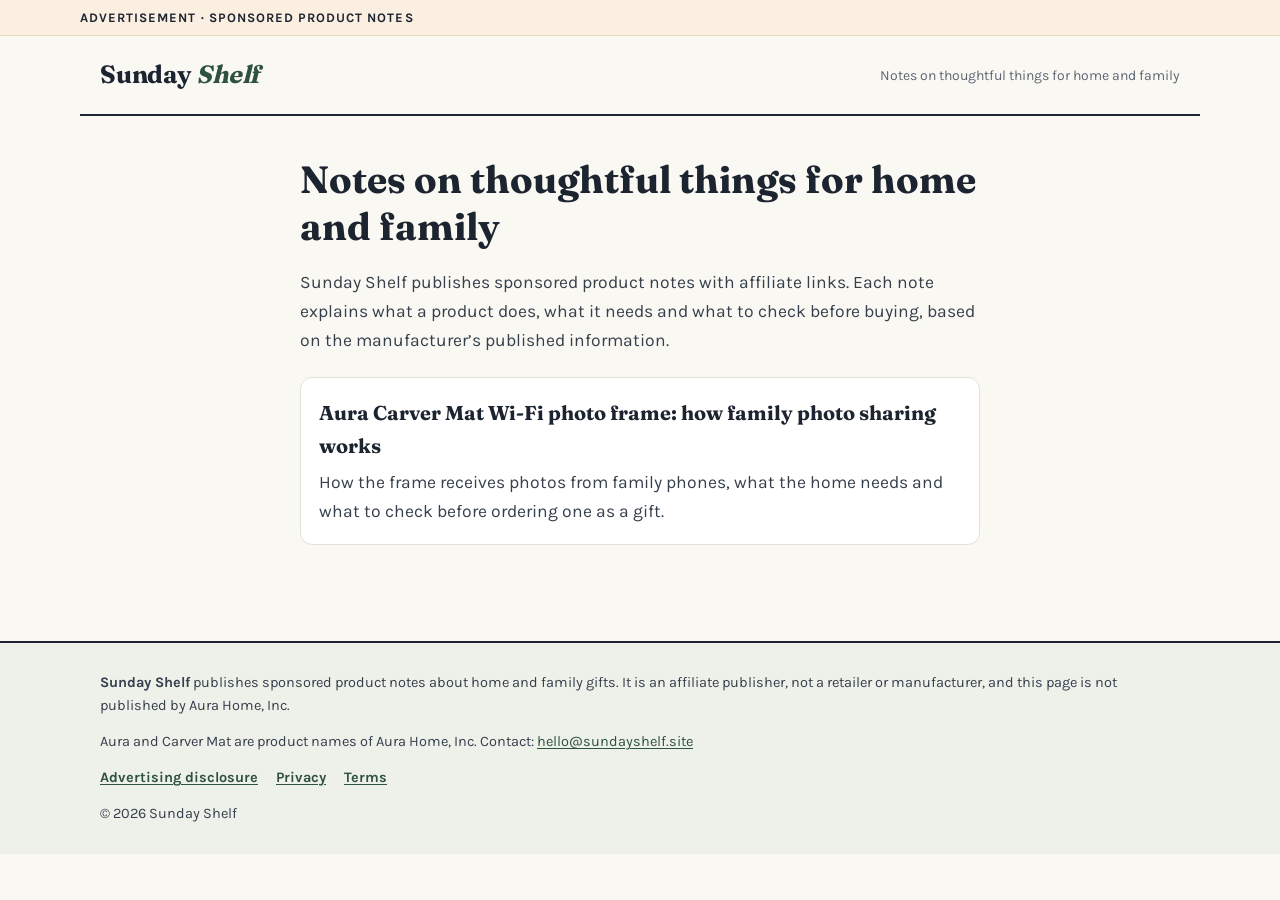
<file: index.html>
<!DOCTYPE html>
<html lang="en">
<head>
    <meta charset="UTF-8">
    <meta name="viewport" content="width=device-width, initial-scale=1.0">
    <title>Sunday Shelf | Notes on thoughtful things for home and family</title>
    <meta name="description" content="Sunday Shelf publishes sponsored product notes about home and family gifts, based on manufacturers' published information.">
    <link rel="canonical" href="https://sundayshelf.site/">
    <link rel="icon" href="data:image/svg+xml,%3Csvg xmlns='http://www.w3.org/2000/svg' viewBox='0 0 32 32'%3E%3Crect width='32' height='32' rx='7' fill='%232f5240'/%3E%3Ctext x='16' y='22' font-family='Georgia' font-size='18' fill='%23faf8f3' text-anchor='middle'%3ES%3C/text%3E%3C/svg%3E">
    <link rel="stylesheet" href="/family-frame/sheet.css">
</head>
<body>
<div class="sponsor-line"><span>Advertisement &middot; Sponsored product notes</span></div>
<header class="masthead">
    <a class="wordmark" href="/">Sunday <i>Shelf</i></a>
    <span class="tagline">Notes on thoughtful things for home and family</span>
</header>

<main class="shelf-home">
    <h1>Notes on thoughtful things for home and family</h1>
    <p>Sunday Shelf publishes sponsored product notes with affiliate links. Each note explains what a product does, what it needs and what to check before buying, based on the manufacturer&rsquo;s published information.</p>
    <a class="shelf-card" href="/family-frame/">
        <strong>Aura Carver Mat Wi-Fi photo frame: how family photo sharing works</strong>
        How the frame receives photos from family phones, what the home needs and what to check before ordering one as a gift.
    </a>
</main>

<footer class="site-foot">
    <div class="inner">
        <p><strong>Sunday Shelf</strong> publishes sponsored product notes about home and family gifts. It is an affiliate publisher, not a retailer or manufacturer, and this page is not published by Aura Home, Inc.</p>
        <p>Aura and Carver Mat are product names of Aura Home, Inc. Contact: <a href="mailto:hello@sundayshelf.site">hello@sundayshelf.site</a></p>
        <nav aria-label="Site policies">
            <a href="/family-frame/disclosure.html">Advertising disclosure</a>
            <a href="/family-frame/privacy.html">Privacy</a>
            <a href="/family-frame/terms.html">Terms</a>
        </nav>
        <p>&copy; 2026 Sunday Shelf</p>
    </div>
</footer>
</body>
</html>
</file>
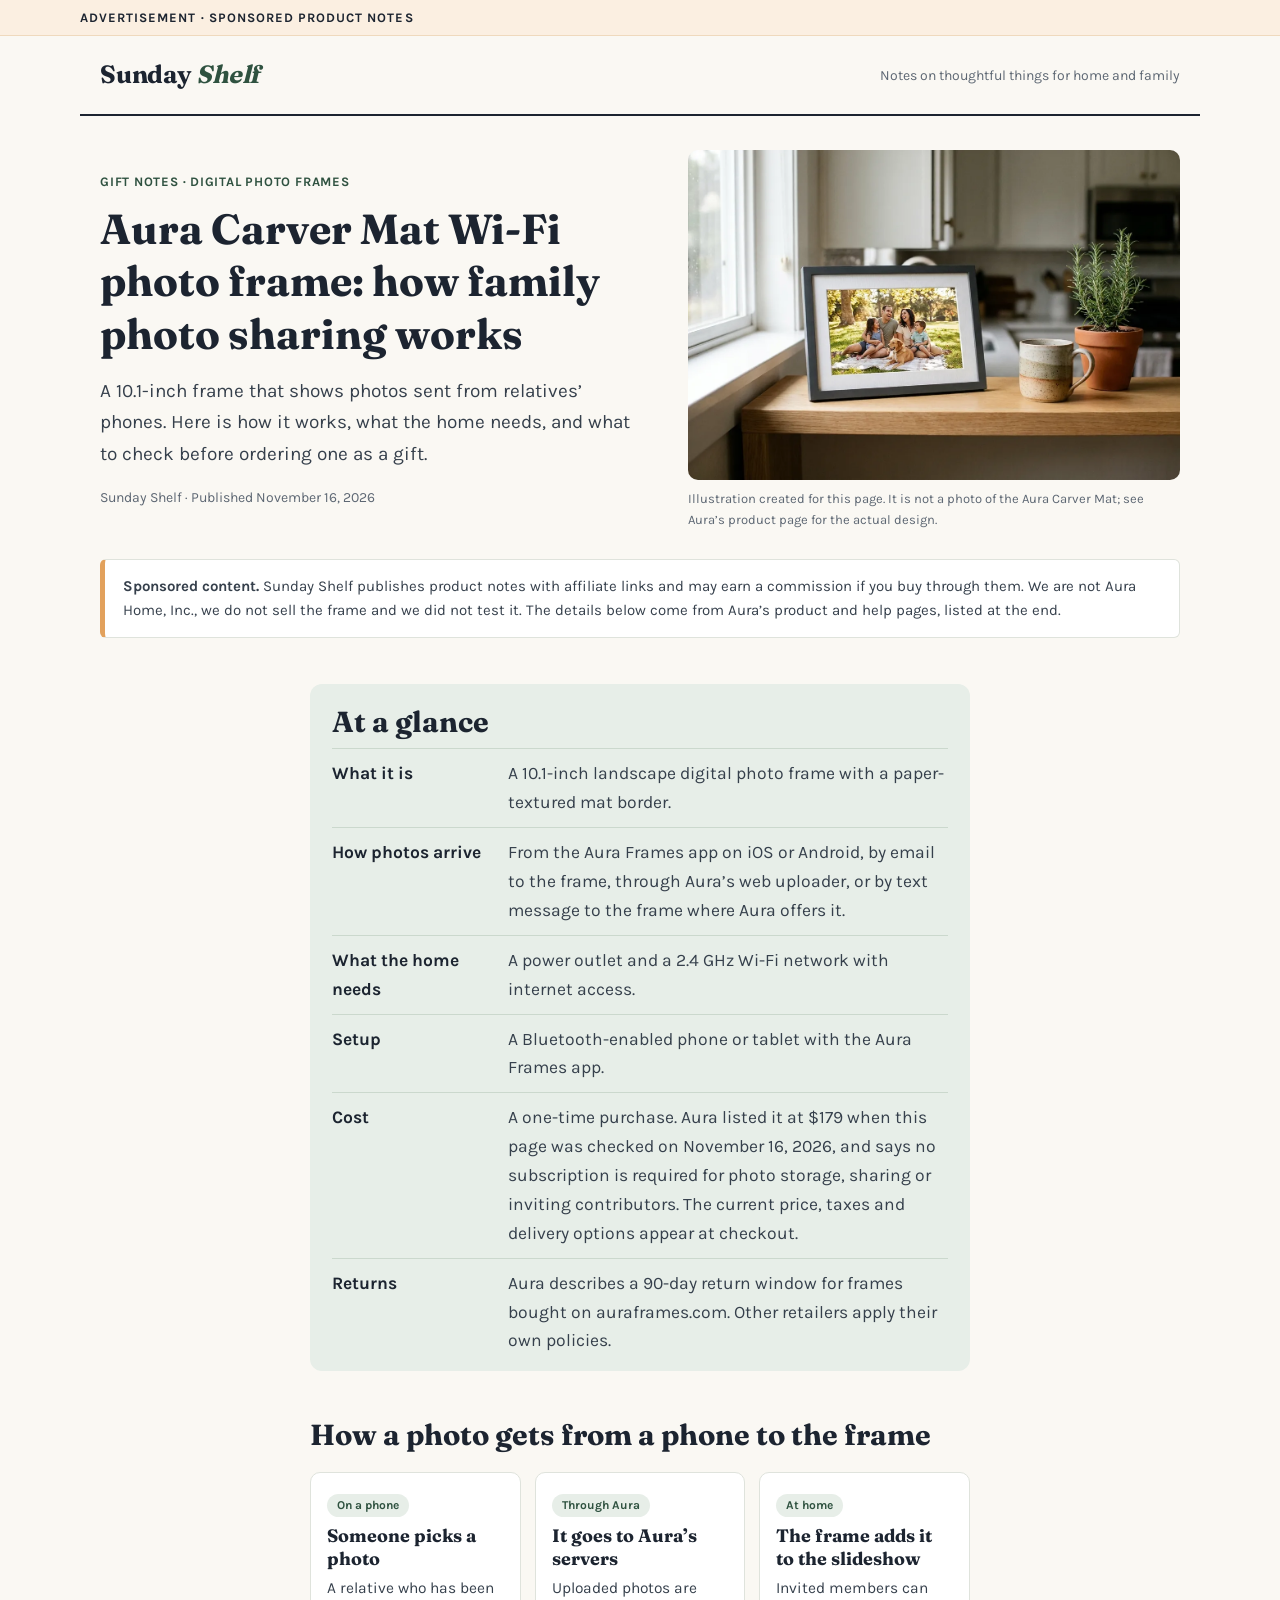
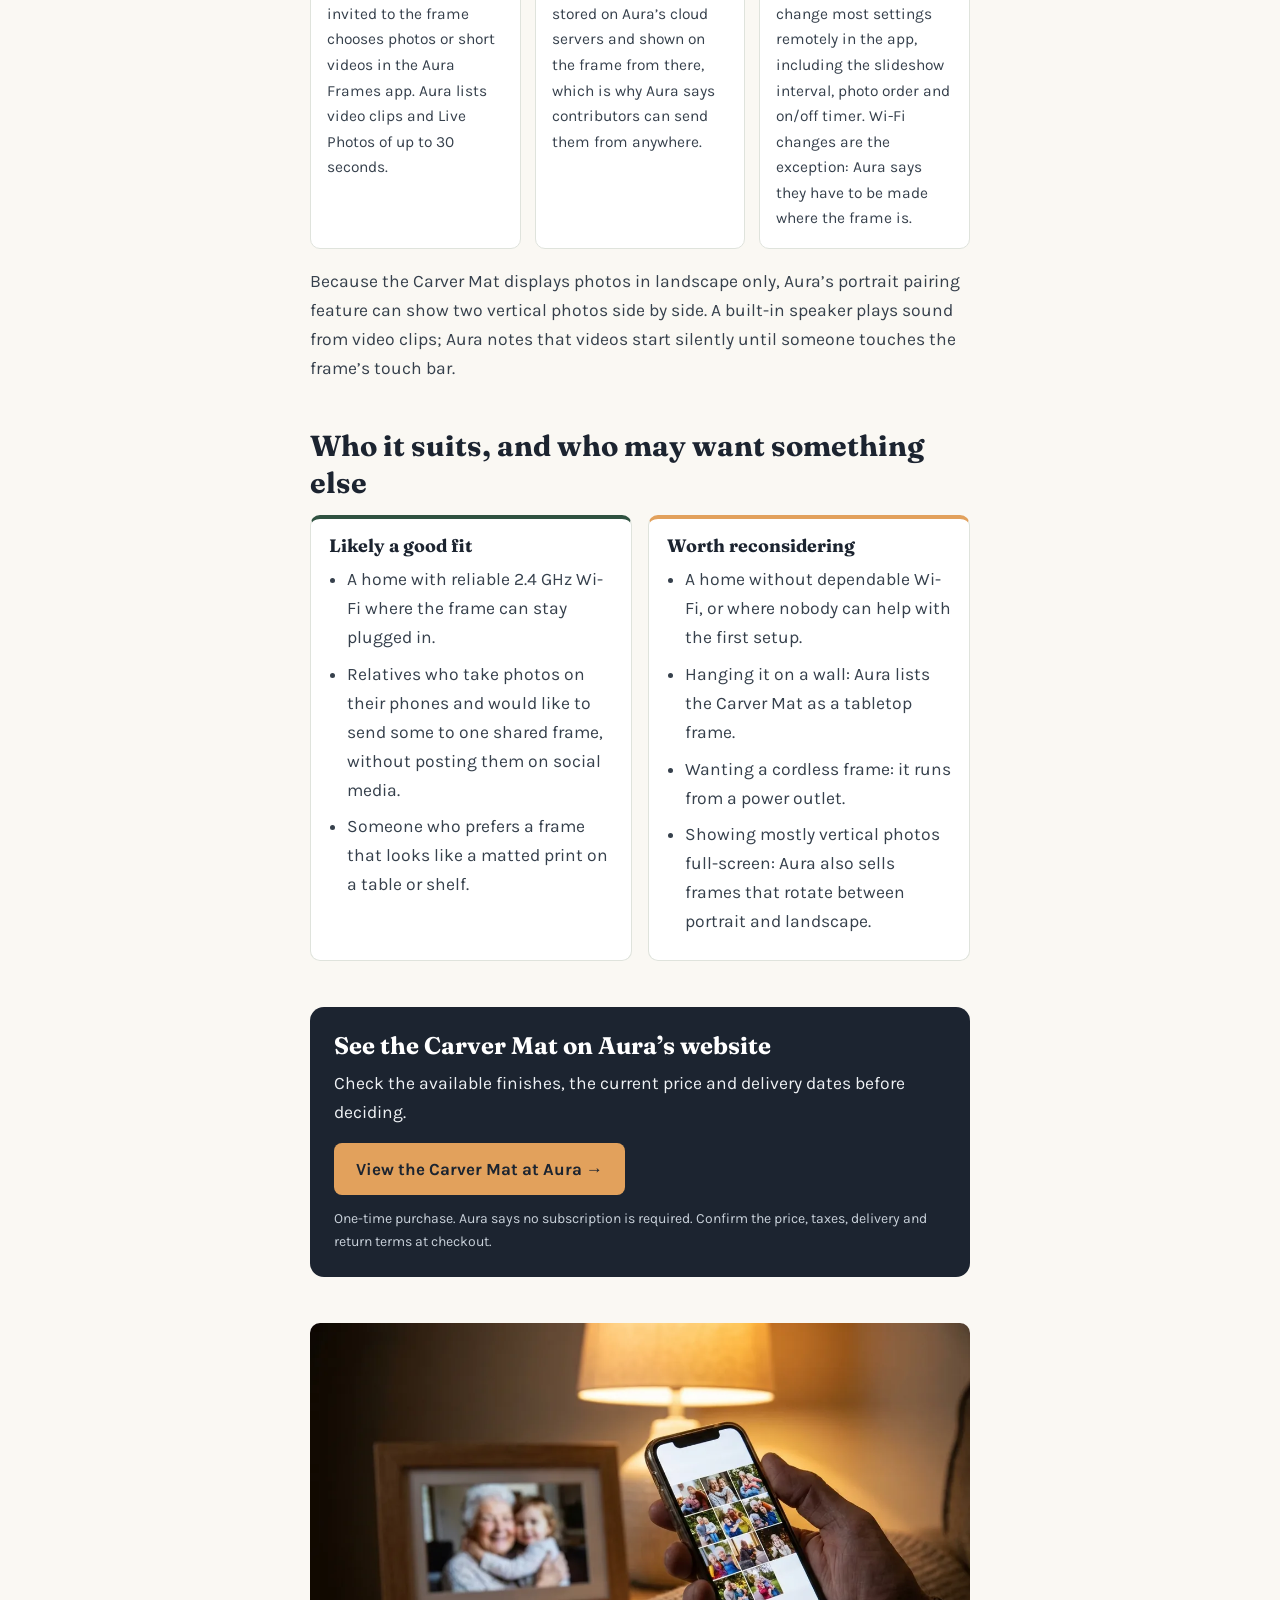
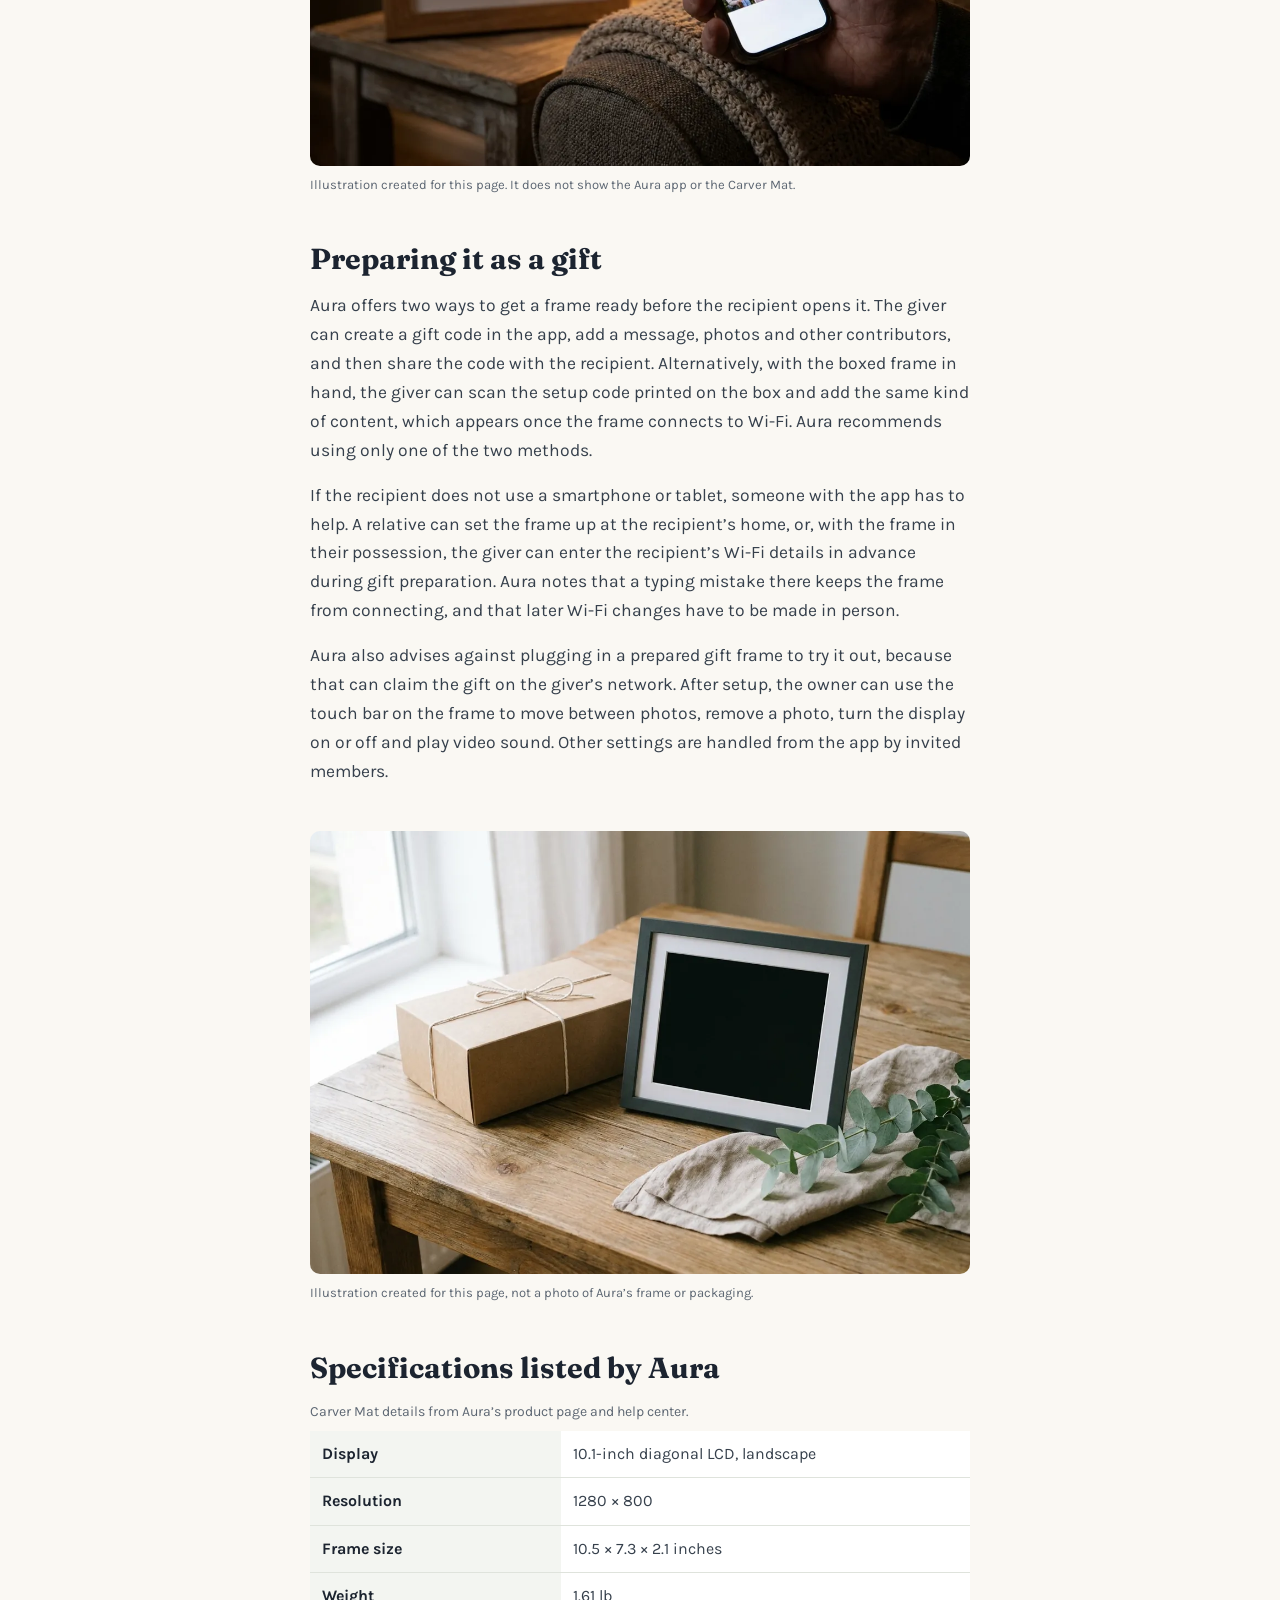
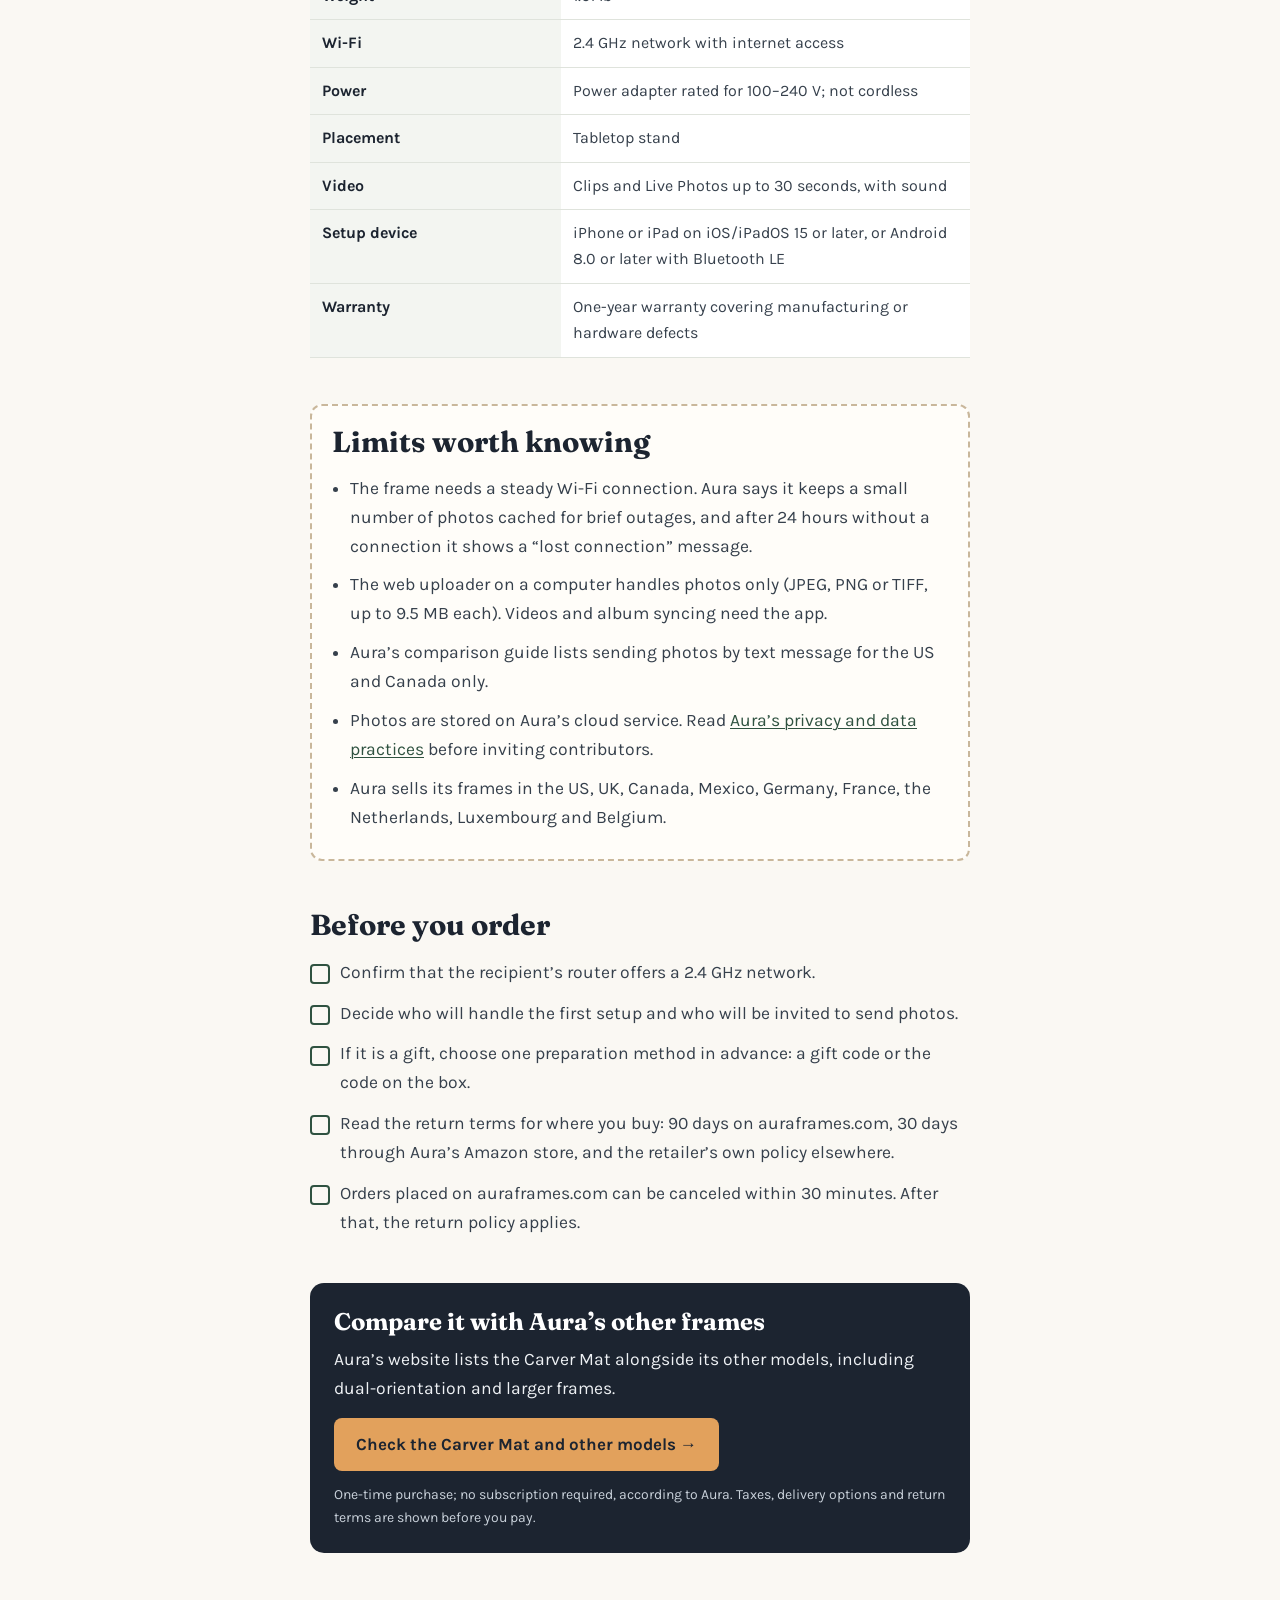
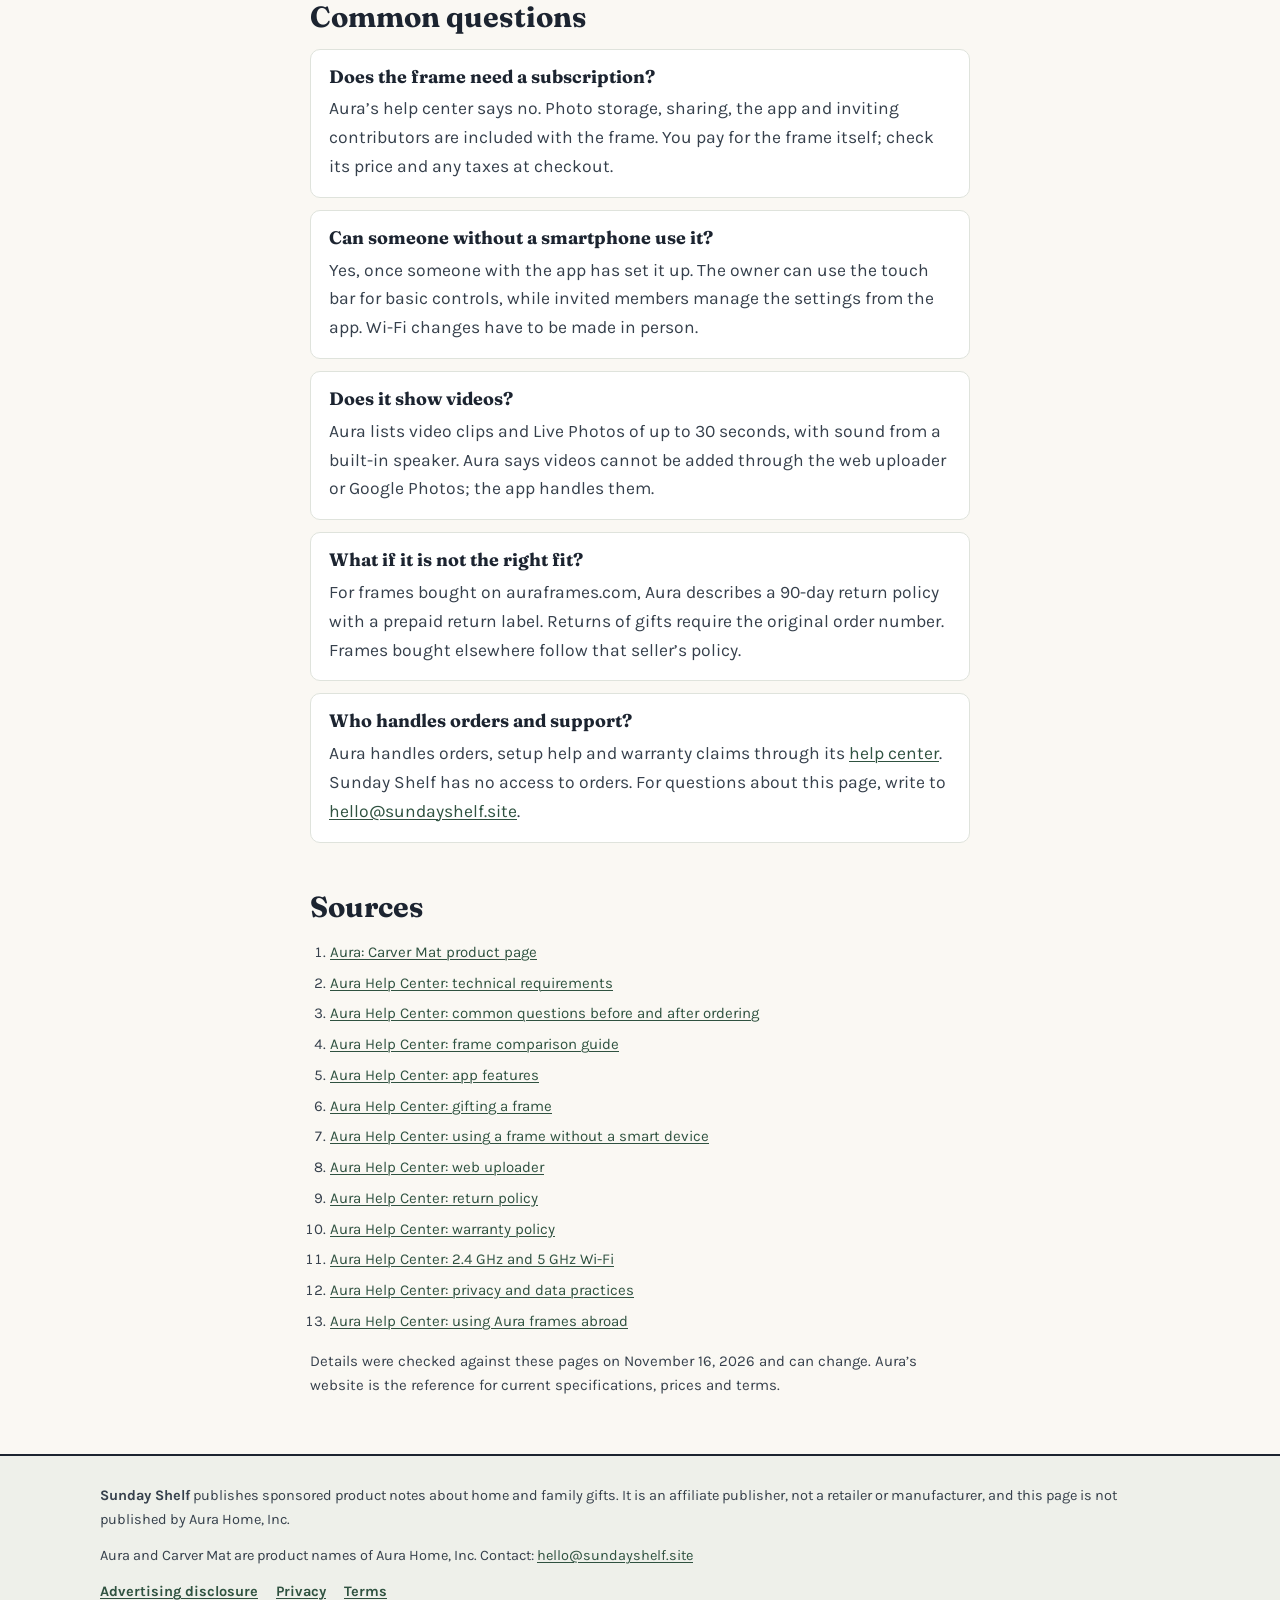
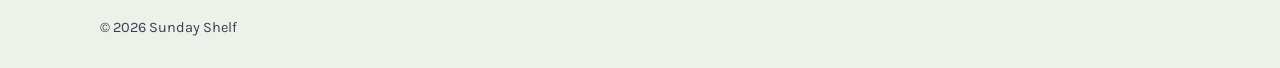
<file: family-frame/index.html>
<!DOCTYPE html>
<html lang="en">
<head>
    <meta charset="UTF-8">
    <meta name="viewport" content="width=device-width, initial-scale=1.0">
    <title>Aura Carver Mat Wi-Fi photo frame: how family photo sharing works | Sunday Shelf</title>
    <meta name="description" content="How the Aura Carver Mat Wi-Fi photo frame receives photos from family phones, what the home needs, gift setup options and return terms. Sponsored content with affiliate links.">
    <link rel="canonical" href="https://sundayshelf.site/family-frame/">
    <meta property="og:type" content="article">
    <meta property="og:title" content="Aura Carver Mat Wi-Fi photo frame: how family photo sharing works">
    <meta property="og:description" content="What the frame does, what the home needs and what to check before ordering one as a gift. Sponsored content.">
    <meta property="og:url" content="https://sundayshelf.site/family-frame/">
    <meta property="og:image" content="https://sundayshelf.site/family-frame/media/kitchen-shelf.webp">
    <link rel="icon" href="data:image/svg+xml,%3Csvg xmlns='http://www.w3.org/2000/svg' viewBox='0 0 32 32'%3E%3Crect width='32' height='32' rx='7' fill='%232f5240'/%3E%3Ctext x='16' y='22' font-family='Georgia' font-size='18' fill='%23faf8f3' text-anchor='middle'%3ES%3C/text%3E%3C/svg%3E">
    <link rel="preload" href="type/fraunces-latin.woff2" as="font" type="font/woff2" crossorigin>
    <link rel="stylesheet" href="sheet.css">
    <script type="application/ld+json">
    {
        "@context": "https://schema.org",
        "@type": "Article",
        "headline": "Aura Carver Mat Wi-Fi photo frame: how family photo sharing works",
        "description": "Sponsored product notes about the Aura Carver Mat digital photo frame, based on Aura's published product and help pages.",
        "datePublished": "2026-11-16",
        "dateModified": "2026-11-16",
        "image": "https://sundayshelf.site/family-frame/media/kitchen-shelf.webp",
        "publisher": { "@type": "Organization", "name": "Sunday Shelf", "email": "hello@sundayshelf.site" },
        "mainEntityOfPage": "https://sundayshelf.site/family-frame/"
    }
    </script>
</head>
<body>
<div class="sponsor-line"><span>Advertisement &middot; Sponsored product notes</span></div>
<header class="masthead">
    <a class="wordmark" href="/">Sunday <i>Shelf</i></a>
    <span class="tagline">Notes on thoughtful things for home and family</span>
</header>

<div class="hero">
    <div>
        <p class="eyebrow">Gift notes &middot; Digital photo frames</p>
        <h1>Aura Carver Mat Wi-Fi photo frame: how family photo sharing works</h1>
        <p class="dek">A 10.1-inch frame that shows photos sent from relatives&rsquo; phones. Here is how it works, what the home needs, and what to check before ordering one as a gift.</p>
        <p class="dateline">Sunday Shelf &middot; Published <time datetime="2026-11-16">November 16, 2026</time></p>
    </div>
    <figure>
        <img src="media/kitchen-shelf.webp" width="1200" height="805" alt="A matted digital photo frame on a kitchen shelf next to a mug and a potted herb">
        <figcaption>Illustration created for this page. It is not a photo of the Aura Carver Mat; see Aura&rsquo;s product page for the actual design.</figcaption>
    </figure>
</div>

<div class="sponsor-note">
    <p><strong>Sponsored content.</strong> Sunday Shelf publishes product notes with affiliate links and may earn a commission if you buy through them. We are not Aura Home, Inc., we do not sell the frame and we did not test it. The details below come from Aura&rsquo;s product and help pages, listed at the end.</p>
</div>

<main class="column">
    <section class="block glance" aria-labelledby="glance-title">
        <h2 id="glance-title">At a glance</h2>
        <dl>
            <div><dt>What it is</dt><dd>A 10.1-inch landscape digital photo frame with a paper-textured mat border.</dd></div>
            <div><dt>How photos arrive</dt><dd>From the Aura Frames app on iOS or Android, by email to the frame, through Aura&rsquo;s web uploader, or by text message to the frame where Aura offers it.</dd></div>
            <div><dt>What the home needs</dt><dd>A power outlet and a 2.4&nbsp;GHz Wi-Fi network with internet access.</dd></div>
            <div><dt>Setup</dt><dd>A Bluetooth-enabled phone or tablet with the Aura Frames app.</dd></div>
            <div><dt>Cost</dt><dd>A one-time purchase. Aura listed it at $179 when this page was checked on November 16, 2026, and says no subscription is required for photo storage, sharing or inviting contributors. The current price, taxes and delivery options appear at checkout.</dd></div>
            <div><dt>Returns</dt><dd>Aura describes a 90-day return window for frames bought on auraframes.com. Other retailers apply their own policies.</dd></div>
        </dl>
    </section>

    <section class="block" aria-labelledby="flow-title">
        <h2 id="flow-title">How a photo gets from a phone to the frame</h2>
        <ol class="flow">
            <li>
                <span class="tag">On a phone</span>
                <h3>Someone picks a photo</h3>
                <p>A relative who has been invited to the frame chooses photos or short videos in the Aura Frames app. Aura lists video clips and Live Photos of up to 30 seconds.</p>
            </li>
            <li>
                <span class="tag">Through Aura</span>
                <h3>It goes to Aura&rsquo;s servers</h3>
                <p>Uploaded photos are stored on Aura&rsquo;s cloud servers and shown on the frame from there, which is why Aura says contributors can send them from anywhere.</p>
            </li>
            <li>
                <span class="tag">At home</span>
                <h3>The frame adds it to the slideshow</h3>
                <p>Invited members can change most settings remotely in the app, including the slideshow interval, photo order and on/off timer. Wi-Fi changes are the exception: Aura says they have to be made where the frame is.</p>
            </li>
        </ol>
        <p>Because the Carver Mat displays photos in landscape only, Aura&rsquo;s portrait pairing feature can show two vertical photos side by side. A built-in speaker plays sound from video clips; Aura notes that videos start silently until someone touches the frame&rsquo;s touch bar.</p>
    </section>

    <section class="block" aria-labelledby="fit-title">
        <h2 id="fit-title">Who it suits, and who may want something else</h2>
        <div class="fit">
            <div class="yes">
                <h3>Likely a good fit</h3>
                <ul>
                    <li>A home with reliable 2.4&nbsp;GHz Wi-Fi where the frame can stay plugged in.</li>
                    <li>Relatives who take photos on their phones and would like to send some to one shared frame, without posting them on social media.</li>
                    <li>Someone who prefers a frame that looks like a matted print on a table or shelf.</li>
                </ul>
            </div>
            <div class="no">
                <h3>Worth reconsidering</h3>
                <ul>
                    <li>A home without dependable Wi-Fi, or where nobody can help with the first setup.</li>
                    <li>Hanging it on a wall: Aura lists the Carver Mat as a tabletop frame.</li>
                    <li>Wanting a cordless frame: it runs from a power outlet.</li>
                    <li>Showing mostly vertical photos full-screen: Aura also sells frames that rotate between portrait and landscape.</li>
                </ul>
            </div>
        </div>
    </section>

    <section class="go" id="first-look" aria-labelledby="first-look-title">
        <h2 id="first-look-title">See the Carver Mat on Aura&rsquo;s website</h2>
        <p>Check the available finishes, the current price and delivery dates before deciding.</p>
        <a class="go-btn" href="https://auraframes.com/digital-frames/color/carver-mat" rel="sponsored noopener">View the Carver Mat at Aura &rarr;</a>
        <small>One-time purchase. Aura says no subscription is required. Confirm the price, taxes, delivery and return terms at checkout.</small>
    </section>

    <figure>
        <img src="media/phone-to-frame.webp" width="1200" height="805" loading="lazy" alt="A hand holding a phone with a grid of family photos, with a matted frame on a side table behind it">
        <figcaption>Illustration created for this page. It does not show the Aura app or the Carver Mat.</figcaption>
    </figure>

    <section class="block" aria-labelledby="gift-title">
        <h2 id="gift-title">Preparing it as a gift</h2>
        <p>Aura offers two ways to get a frame ready before the recipient opens it. The giver can create a gift code in the app, add a message, photos and other contributors, and then share the code with the recipient. Alternatively, with the boxed frame in hand, the giver can scan the setup code printed on the box and add the same kind of content, which appears once the frame connects to Wi-Fi. Aura recommends using only one of the two methods.</p>
        <p>If the recipient does not use a smartphone or tablet, someone with the app has to help. A relative can set the frame up at the recipient&rsquo;s home, or, with the frame in their possession, the giver can enter the recipient&rsquo;s Wi-Fi details in advance during gift preparation. Aura notes that a typing mistake there keeps the frame from connecting, and that later Wi-Fi changes have to be made in person.</p>
        <p>Aura also advises against plugging in a prepared gift frame to try it out, because that can claim the gift on the giver&rsquo;s network. After setup, the owner can use the touch bar on the frame to move between photos, remove a photo, turn the display on or off and play video sound. Other settings are handled from the app by invited members.</p>
    </section>

    <figure>
        <img src="media/gift-table.webp" width="1200" height="805" loading="lazy" alt="A box wrapped in kraft paper beside a matted digital frame with its screen off">
        <figcaption>Illustration created for this page, not a photo of Aura&rsquo;s frame or packaging.</figcaption>
    </figure>

    <section class="block" aria-labelledby="specs-title">
        <h2 id="specs-title">Specifications listed by Aura</h2>
        <table class="specs">
            <caption>Carver Mat details from Aura&rsquo;s product page and help center.</caption>
            <tbody>
                <tr><th scope="row">Display</th><td>10.1-inch diagonal LCD, landscape</td></tr>
                <tr><th scope="row">Resolution</th><td>1280 &times; 800</td></tr>
                <tr><th scope="row">Frame size</th><td>10.5 &times; 7.3 &times; 2.1 inches</td></tr>
                <tr><th scope="row">Weight</th><td>1.61 lb</td></tr>
                <tr><th scope="row">Wi-Fi</th><td>2.4&nbsp;GHz network with internet access</td></tr>
                <tr><th scope="row">Power</th><td>Power adapter rated for 100&ndash;240&nbsp;V; not cordless</td></tr>
                <tr><th scope="row">Placement</th><td>Tabletop stand</td></tr>
                <tr><th scope="row">Video</th><td>Clips and Live Photos up to 30 seconds, with sound</td></tr>
                <tr><th scope="row">Setup device</th><td>iPhone or iPad on iOS/iPadOS 15 or later, or Android 8.0 or later with Bluetooth LE</td></tr>
                <tr><th scope="row">Warranty</th><td>One-year warranty covering manufacturing or hardware defects</td></tr>
            </tbody>
        </table>
    </section>

    <section class="block caveats" aria-labelledby="caveats-title">
        <h2 id="caveats-title">Limits worth knowing</h2>
        <ul>
            <li>The frame needs a steady Wi-Fi connection. Aura says it keeps a small number of photos cached for brief outages, and after 24 hours without a connection it shows a &ldquo;lost connection&rdquo; message.</li>
            <li>The web uploader on a computer handles photos only (JPEG, PNG or TIFF, up to 9.5&nbsp;MB each). Videos and album syncing need the app.</li>
            <li>Aura&rsquo;s comparison guide lists sending photos by text message for the US and Canada only.</li>
            <li>Photos are stored on Aura&rsquo;s cloud service. Read <a href="https://help.auraframes.com/hc/en-us/articles/218345938">Aura&rsquo;s privacy and data practices</a> before inviting contributors.</li>
            <li>Aura sells its frames in the US, UK, Canada, Mexico, Germany, France, the Netherlands, Luxembourg and Belgium.</li>
        </ul>
    </section>

    <section class="block" aria-labelledby="ticks-title">
        <h2 id="ticks-title">Before you order</h2>
        <ul class="ticks">
            <li>Confirm that the recipient&rsquo;s router offers a 2.4&nbsp;GHz network.</li>
            <li>Decide who will handle the first setup and who will be invited to send photos.</li>
            <li>If it is a gift, choose one preparation method in advance: a gift code or the code on the box.</li>
            <li>Read the return terms for where you buy: 90 days on auraframes.com, 30 days through Aura&rsquo;s Amazon store, and the retailer&rsquo;s own policy elsewhere.</li>
            <li>Orders placed on auraframes.com can be canceled within 30 minutes. After that, the return policy applies.</li>
        </ul>
    </section>

    <section class="go" id="second-look" aria-labelledby="second-look-title">
        <h2 id="second-look-title">Compare it with Aura&rsquo;s other frames</h2>
        <p>Aura&rsquo;s website lists the Carver Mat alongside its other models, including dual-orientation and larger frames.</p>
        <a class="go-btn" href="https://auraframes.com/digital-frames/color/carver-mat" rel="sponsored noopener">Check the Carver Mat and other models &rarr;</a>
        <small>One-time purchase; no subscription required, according to Aura. Taxes, delivery options and return terms are shown before you pay.</small>
    </section>

    <section class="block" aria-labelledby="qa-title">
        <h2 id="qa-title">Common questions</h2>
        <div class="qa">
            <article>
                <h3>Does the frame need a subscription?</h3>
                <p>Aura&rsquo;s help center says no. Photo storage, sharing, the app and inviting contributors are included with the frame. You pay for the frame itself; check its price and any taxes at checkout.</p>
            </article>
            <article>
                <h3>Can someone without a smartphone use it?</h3>
                <p>Yes, once someone with the app has set it up. The owner can use the touch bar for basic controls, while invited members manage the settings from the app. Wi-Fi changes have to be made in person.</p>
            </article>
            <article>
                <h3>Does it show videos?</h3>
                <p>Aura lists video clips and Live Photos of up to 30 seconds, with sound from a built-in speaker. Aura says videos cannot be added through the web uploader or Google Photos; the app handles them.</p>
            </article>
            <article>
                <h3>What if it is not the right fit?</h3>
                <p>For frames bought on auraframes.com, Aura describes a 90-day return policy with a prepaid return label. Returns of gifts require the original order number. Frames bought elsewhere follow that seller&rsquo;s policy.</p>
            </article>
            <article>
                <h3>Who handles orders and support?</h3>
                <p>Aura handles orders, setup help and warranty claims through its <a href="https://help.auraframes.com/hc/en-us">help center</a>. Sunday Shelf has no access to orders. For questions about this page, write to <a href="mailto:hello@sundayshelf.site">hello@sundayshelf.site</a>.</p>
            </article>
        </div>
    </section>

    <section class="block refs" aria-labelledby="refs-title">
        <h2 id="refs-title">Sources</h2>
        <ol>
            <li><a href="https://auraframes.com/digital-frames/color/carver-mat">Aura: Carver Mat product page</a></li>
            <li><a href="https://help.auraframes.com/hc/en-us/articles/218822247-Technical-Requirements">Aura Help Center: technical requirements</a></li>
            <li><a href="https://help.auraframes.com/hc/en-us/articles/28518989958423-Common-Questions-Before-and-After-Ordering-Your-Aura-Frame">Aura Help Center: common questions before and after ordering</a></li>
            <li><a href="https://help.auraframes.com/hc/en-us/articles/360049410694">Aura Help Center: frame comparison guide</a></li>
            <li><a href="https://help.auraframes.com/hc/en-us/articles/360053532493-Detailed-overview-of-the-Aura-app-features">Aura Help Center: app features</a></li>
            <li><a href="https://help.auraframes.com/hc/en-us/articles/27487175372055-Gifting-a-Frame-Overview-Preparation">Aura Help Center: gifting a frame</a></li>
            <li><a href="https://help.auraframes.com/hc/en-us/articles/18972006839575">Aura Help Center: using a frame without a smart device</a></li>
            <li><a href="https://help.auraframes.com/hc/en-us/articles/360050878954">Aura Help Center: web uploader</a></li>
            <li><a href="https://help.auraframes.com/hc/en-us/articles/218405028">Aura Help Center: return policy</a></li>
            <li><a href="https://help.auraframes.com/hc/en-us/articles/218347598">Aura Help Center: warranty policy</a></li>
            <li><a href="https://help.auraframes.com/hc/en-us/articles/360050180293">Aura Help Center: 2.4&nbsp;GHz and 5&nbsp;GHz Wi-Fi</a></li>
            <li><a href="https://help.auraframes.com/hc/en-us/articles/218345938">Aura Help Center: privacy and data practices</a></li>
            <li><a href="https://help.auraframes.com/hc/en-us/articles/360055508414">Aura Help Center: using Aura frames abroad</a></li>
        </ol>
        <p>Details were checked against these pages on November 16, 2026 and can change. Aura&rsquo;s website is the reference for current specifications, prices and terms.</p>
    </section>
</main>

<footer class="site-foot">
    <div class="inner">
        <p><strong>Sunday Shelf</strong> publishes sponsored product notes about home and family gifts. It is an affiliate publisher, not a retailer or manufacturer, and this page is not published by Aura Home, Inc.</p>
        <p>Aura and Carver Mat are product names of Aura Home, Inc. Contact: <a href="mailto:hello@sundayshelf.site">hello@sundayshelf.site</a></p>
        <nav aria-label="Site policies">
            <a href="disclosure.html">Advertising disclosure</a>
            <a href="privacy.html">Privacy</a>
            <a href="terms.html">Terms</a>
        </nav>
        <p>&copy; 2026 Sunday Shelf</p>
    </div>
</footer>

<aside class="float-cta" id="float-cta" aria-label="Aura Carver Mat link" hidden>
    <p><strong>Aura Carver Mat</strong>One-time purchase &middot; no subscription required, per Aura</p>
    <a href="https://auraframes.com/digital-frames/color/carver-mat" rel="sponsored noopener">See it at Aura</a>
</aside>

<script>
    (function () {
        var bar = document.getElementById('float-cta');
        var start = document.getElementById('first-look');
        var foot = document.querySelector('.site-foot');
        if (!bar || !start || !foot) return;
        var queued = false;
        // Position-based on purpose: jumps (Home key, tap-to-top, anchors) skip intersection events.
        function sync() {
            queued = false;
            var passed = start.getBoundingClientRect().bottom < 0;
            var nearFoot = foot.getBoundingClientRect().top < window.innerHeight;
            bar.hidden = !passed || nearFoot;
        }
        function queue() {
            if (!queued) { queued = true; window.requestAnimationFrame(sync); }
        }
        window.addEventListener('scroll', queue, { passive: true });
        window.addEventListener('resize', queue);
        sync();
    })();
</script>
</body>
</html>
</file>
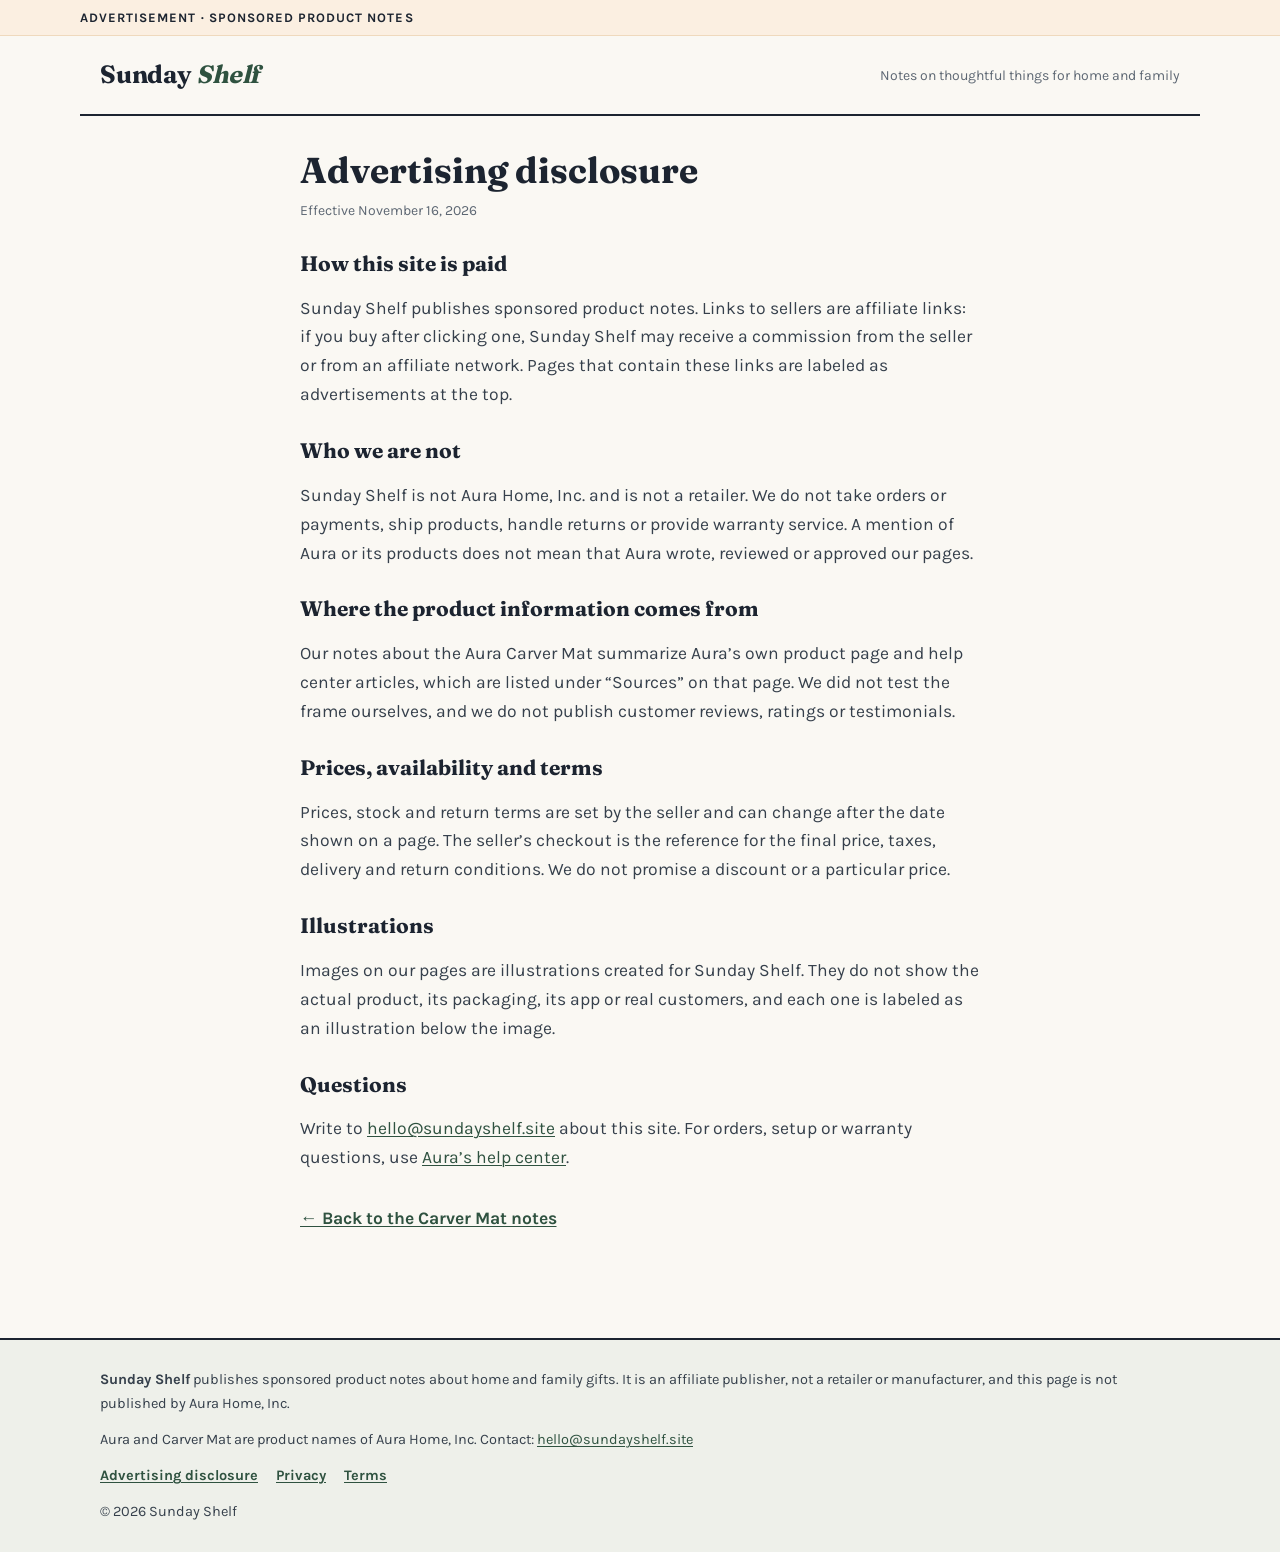
<file: family-frame/disclosure.html>
<!DOCTYPE html>
<html lang="en">
<head>
    <meta charset="UTF-8">
    <meta name="viewport" content="width=device-width, initial-scale=1.0">
    <title>Advertising disclosure | Sunday Shelf</title>
    <meta name="description" content="How Sunday Shelf is paid, where its product information comes from and what its pages do not claim.">
    <link rel="icon" href="data:image/svg+xml,%3Csvg xmlns='http://www.w3.org/2000/svg' viewBox='0 0 32 32'%3E%3Crect width='32' height='32' rx='7' fill='%232f5240'/%3E%3Ctext x='16' y='22' font-family='Georgia' font-size='18' fill='%23faf8f3' text-anchor='middle'%3ES%3C/text%3E%3C/svg%3E">
    <link rel="stylesheet" href="sheet.css">
</head>
<body>
<div class="sponsor-line"><span>Advertisement &middot; Sponsored product notes</span></div>
<header class="masthead">
    <a class="wordmark" href="/">Sunday <i>Shelf</i></a>
    <span class="tagline">Notes on thoughtful things for home and family</span>
</header>

<main class="legal">
    <h1>Advertising disclosure</h1>
    <p class="stamp">Effective <time datetime="2026-11-16">November 16, 2026</time></p>

    <h2>How this site is paid</h2>
    <p>Sunday Shelf publishes sponsored product notes. Links to sellers are affiliate links: if you buy after clicking one, Sunday Shelf may receive a commission from the seller or from an affiliate network. Pages that contain these links are labeled as advertisements at the top.</p>

    <h2>Who we are not</h2>
    <p>Sunday Shelf is not Aura Home, Inc. and is not a retailer. We do not take orders or payments, ship products, handle returns or provide warranty service. A mention of Aura or its products does not mean that Aura wrote, reviewed or approved our pages.</p>

    <h2>Where the product information comes from</h2>
    <p>Our notes about the Aura Carver Mat summarize Aura&rsquo;s own product page and help center articles, which are listed under &ldquo;Sources&rdquo; on that page. We did not test the frame ourselves, and we do not publish customer reviews, ratings or testimonials.</p>

    <h2>Prices, availability and terms</h2>
    <p>Prices, stock and return terms are set by the seller and can change after the date shown on a page. The seller&rsquo;s checkout is the reference for the final price, taxes, delivery and return conditions. We do not promise a discount or a particular price.</p>

    <h2>Illustrations</h2>
    <p>Images on our pages are illustrations created for Sunday Shelf. They do not show the actual product, its packaging, its app or real customers, and each one is labeled as an illustration below the image.</p>

    <h2>Questions</h2>
    <p>Write to <a href="mailto:hello@sundayshelf.site">hello@sundayshelf.site</a> about this site. For orders, setup or warranty questions, use <a href="https://help.auraframes.com/hc/en-us">Aura&rsquo;s help center</a>.</p>

    <p class="back"><a href="./">&larr; Back to the Carver Mat notes</a></p>
</main>

<footer class="site-foot">
    <div class="inner">
        <p><strong>Sunday Shelf</strong> publishes sponsored product notes about home and family gifts. It is an affiliate publisher, not a retailer or manufacturer, and this page is not published by Aura Home, Inc.</p>
        <p>Aura and Carver Mat are product names of Aura Home, Inc. Contact: <a href="mailto:hello@sundayshelf.site">hello@sundayshelf.site</a></p>
        <nav aria-label="Site policies">
            <a href="disclosure.html">Advertising disclosure</a>
            <a href="privacy.html">Privacy</a>
            <a href="terms.html">Terms</a>
        </nav>
        <p>&copy; 2026 Sunday Shelf</p>
    </div>
</footer>
</body>
</html>
</file>
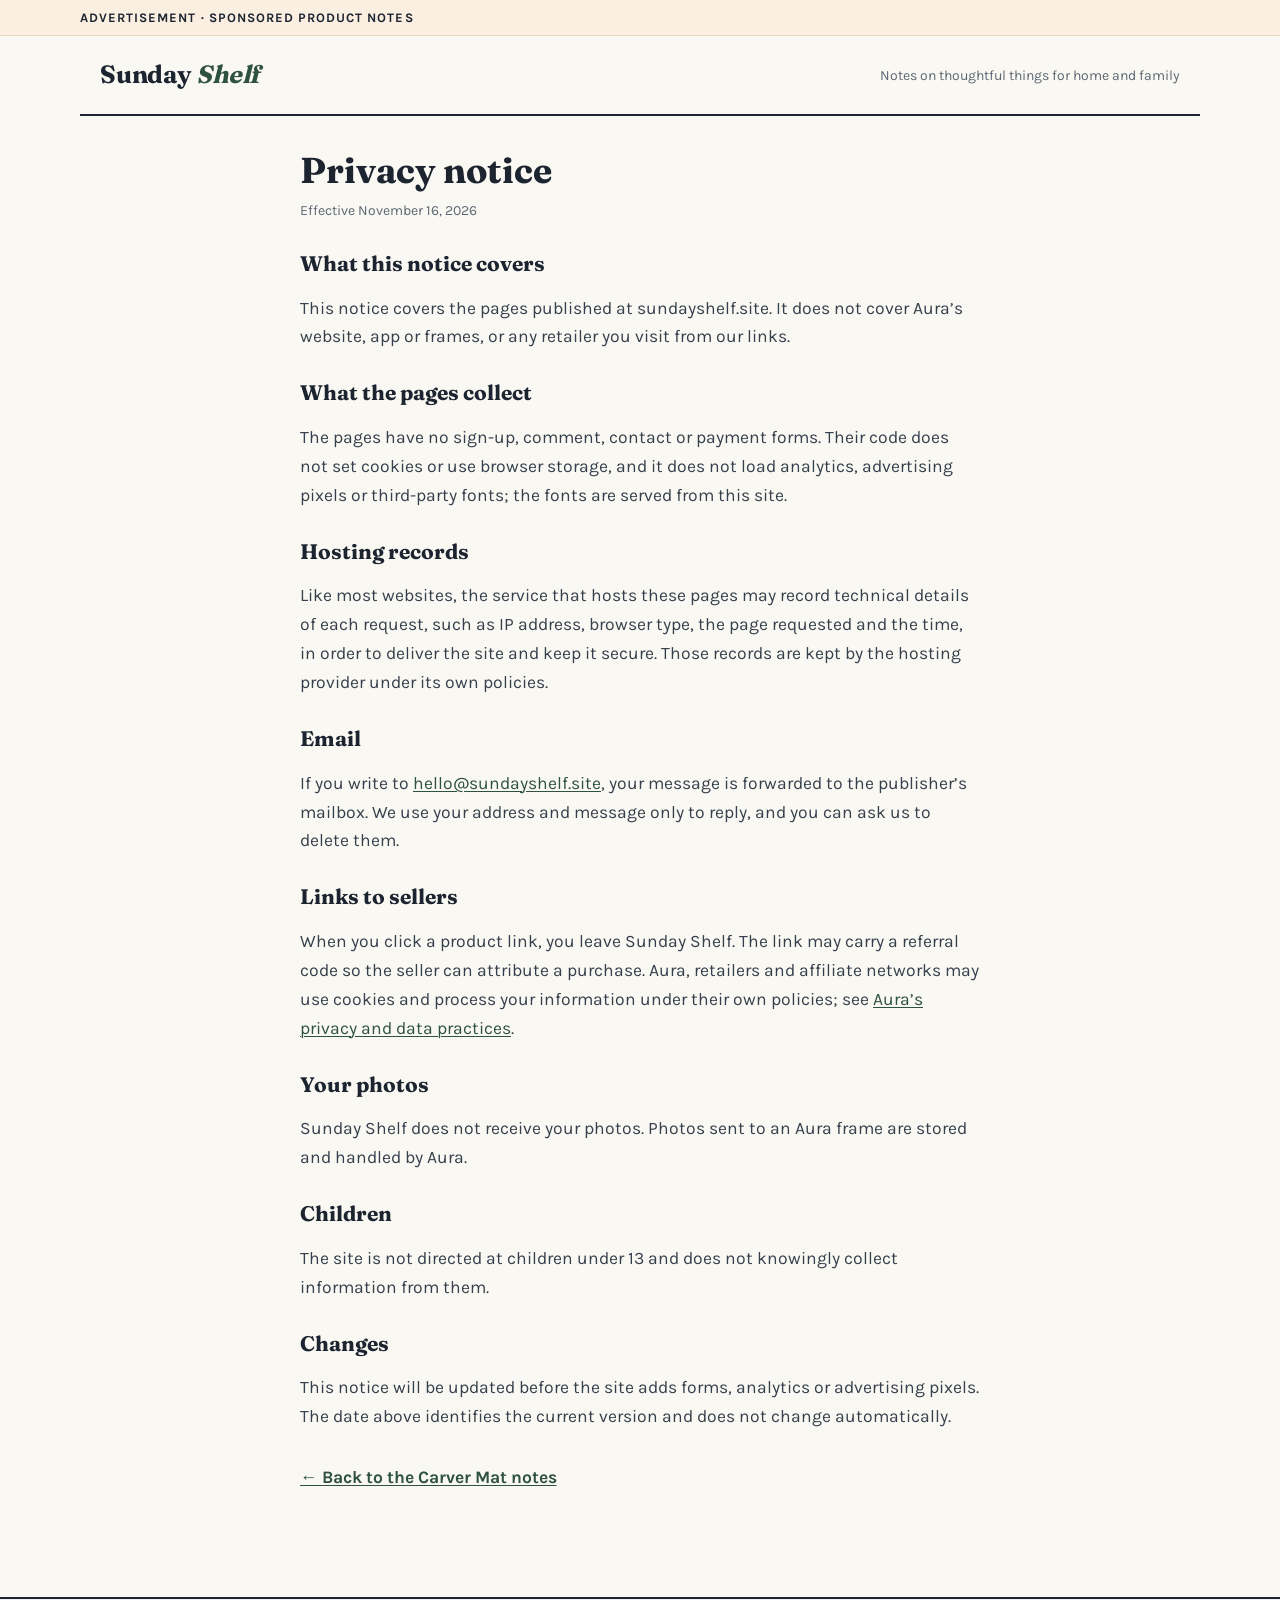
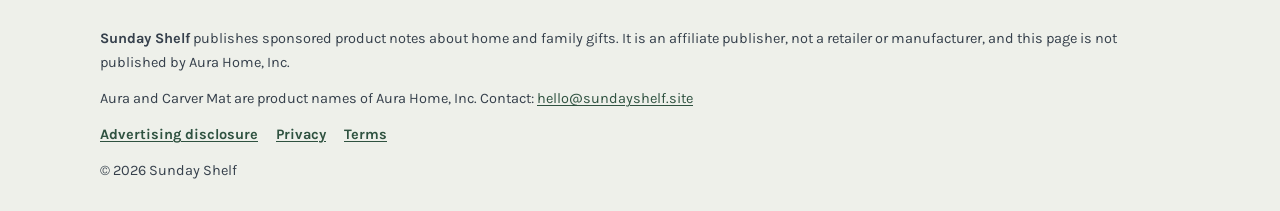
<file: family-frame/privacy.html>
<!DOCTYPE html>
<html lang="en">
<head>
    <meta charset="UTF-8">
    <meta name="viewport" content="width=device-width, initial-scale=1.0">
    <title>Privacy notice | Sunday Shelf</title>
    <meta name="description" content="What information the Sunday Shelf pages handle, and what happens when you follow a link to a seller.">
    <link rel="icon" href="data:image/svg+xml,%3Csvg xmlns='http://www.w3.org/2000/svg' viewBox='0 0 32 32'%3E%3Crect width='32' height='32' rx='7' fill='%232f5240'/%3E%3Ctext x='16' y='22' font-family='Georgia' font-size='18' fill='%23faf8f3' text-anchor='middle'%3ES%3C/text%3E%3C/svg%3E">
    <link rel="stylesheet" href="sheet.css">
</head>
<body>
<div class="sponsor-line"><span>Advertisement &middot; Sponsored product notes</span></div>
<header class="masthead">
    <a class="wordmark" href="/">Sunday <i>Shelf</i></a>
    <span class="tagline">Notes on thoughtful things for home and family</span>
</header>

<main class="legal">
    <h1>Privacy notice</h1>
    <p class="stamp">Effective <time datetime="2026-11-16">November 16, 2026</time></p>

    <h2>What this notice covers</h2>
    <p>This notice covers the pages published at sundayshelf.site. It does not cover Aura&rsquo;s website, app or frames, or any retailer you visit from our links.</p>

    <h2>What the pages collect</h2>
    <p>The pages have no sign-up, comment, contact or payment forms. Their code does not set cookies or use browser storage, and it does not load analytics, advertising pixels or third-party fonts; the fonts are served from this site.</p>

    <h2>Hosting records</h2>
    <p>Like most websites, the service that hosts these pages may record technical details of each request, such as IP address, browser type, the page requested and the time, in order to deliver the site and keep it secure. Those records are kept by the hosting provider under its own policies.</p>

    <h2>Email</h2>
    <p>If you write to <a href="mailto:hello@sundayshelf.site">hello@sundayshelf.site</a>, your message is forwarded to the publisher&rsquo;s mailbox. We use your address and message only to reply, and you can ask us to delete them.</p>

    <h2>Links to sellers</h2>
    <p>When you click a product link, you leave Sunday Shelf. The link may carry a referral code so the seller can attribute a purchase. Aura, retailers and affiliate networks may use cookies and process your information under their own policies; see <a href="https://help.auraframes.com/hc/en-us/articles/218345938">Aura&rsquo;s privacy and data practices</a>.</p>

    <h2>Your photos</h2>
    <p>Sunday Shelf does not receive your photos. Photos sent to an Aura frame are stored and handled by Aura.</p>

    <h2>Children</h2>
    <p>The site is not directed at children under 13 and does not knowingly collect information from them.</p>

    <h2>Changes</h2>
    <p>This notice will be updated before the site adds forms, analytics or advertising pixels. The date above identifies the current version and does not change automatically.</p>

    <p class="back"><a href="./">&larr; Back to the Carver Mat notes</a></p>
</main>

<footer class="site-foot">
    <div class="inner">
        <p><strong>Sunday Shelf</strong> publishes sponsored product notes about home and family gifts. It is an affiliate publisher, not a retailer or manufacturer, and this page is not published by Aura Home, Inc.</p>
        <p>Aura and Carver Mat are product names of Aura Home, Inc. Contact: <a href="mailto:hello@sundayshelf.site">hello@sundayshelf.site</a></p>
        <nav aria-label="Site policies">
            <a href="disclosure.html">Advertising disclosure</a>
            <a href="privacy.html">Privacy</a>
            <a href="terms.html">Terms</a>
        </nav>
        <p>&copy; 2026 Sunday Shelf</p>
    </div>
</footer>
</body>
</html>
</file>
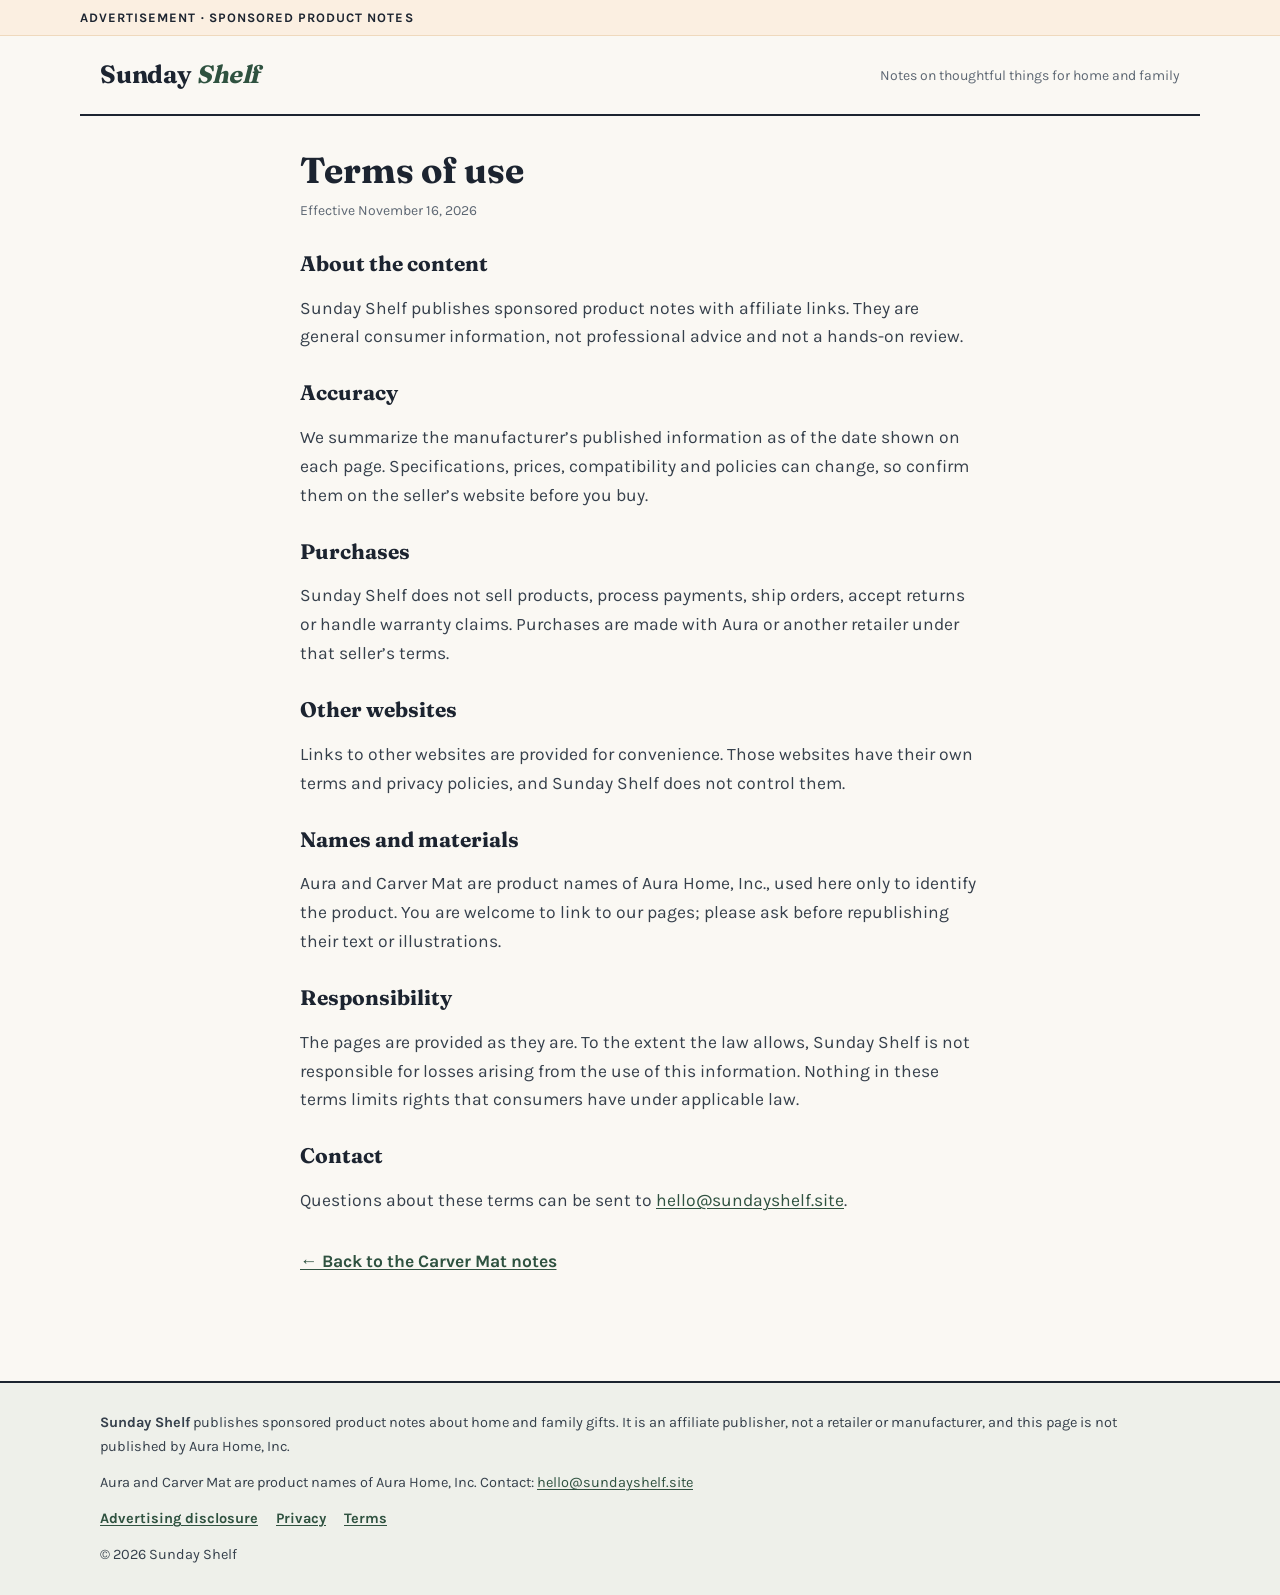
<file: family-frame/terms.html>
<!DOCTYPE html>
<html lang="en">
<head>
    <meta charset="UTF-8">
    <meta name="viewport" content="width=device-width, initial-scale=1.0">
    <title>Terms of use | Sunday Shelf</title>
    <meta name="description" content="The terms that apply to the sponsored product notes published by Sunday Shelf.">
    <link rel="icon" href="data:image/svg+xml,%3Csvg xmlns='http://www.w3.org/2000/svg' viewBox='0 0 32 32'%3E%3Crect width='32' height='32' rx='7' fill='%232f5240'/%3E%3Ctext x='16' y='22' font-family='Georgia' font-size='18' fill='%23faf8f3' text-anchor='middle'%3ES%3C/text%3E%3C/svg%3E">
    <link rel="stylesheet" href="sheet.css">
</head>
<body>
<div class="sponsor-line"><span>Advertisement &middot; Sponsored product notes</span></div>
<header class="masthead">
    <a class="wordmark" href="/">Sunday <i>Shelf</i></a>
    <span class="tagline">Notes on thoughtful things for home and family</span>
</header>

<main class="legal">
    <h1>Terms of use</h1>
    <p class="stamp">Effective <time datetime="2026-11-16">November 16, 2026</time></p>

    <h2>About the content</h2>
    <p>Sunday Shelf publishes sponsored product notes with affiliate links. They are general consumer information, not professional advice and not a hands-on review.</p>

    <h2>Accuracy</h2>
    <p>We summarize the manufacturer&rsquo;s published information as of the date shown on each page. Specifications, prices, compatibility and policies can change, so confirm them on the seller&rsquo;s website before you buy.</p>

    <h2>Purchases</h2>
    <p>Sunday Shelf does not sell products, process payments, ship orders, accept returns or handle warranty claims. Purchases are made with Aura or another retailer under that seller&rsquo;s terms.</p>

    <h2>Other websites</h2>
    <p>Links to other websites are provided for convenience. Those websites have their own terms and privacy policies, and Sunday Shelf does not control them.</p>

    <h2>Names and materials</h2>
    <p>Aura and Carver Mat are product names of Aura Home, Inc., used here only to identify the product. You are welcome to link to our pages; please ask before republishing their text or illustrations.</p>

    <h2>Responsibility</h2>
    <p>The pages are provided as they are. To the extent the law allows, Sunday Shelf is not responsible for losses arising from the use of this information. Nothing in these terms limits rights that consumers have under applicable law.</p>

    <h2>Contact</h2>
    <p>Questions about these terms can be sent to <a href="mailto:hello@sundayshelf.site">hello@sundayshelf.site</a>.</p>

    <p class="back"><a href="./">&larr; Back to the Carver Mat notes</a></p>
</main>

<footer class="site-foot">
    <div class="inner">
        <p><strong>Sunday Shelf</strong> publishes sponsored product notes about home and family gifts. It is an affiliate publisher, not a retailer or manufacturer, and this page is not published by Aura Home, Inc.</p>
        <p>Aura and Carver Mat are product names of Aura Home, Inc. Contact: <a href="mailto:hello@sundayshelf.site">hello@sundayshelf.site</a></p>
        <nav aria-label="Site policies">
            <a href="disclosure.html">Advertising disclosure</a>
            <a href="privacy.html">Privacy</a>
            <a href="terms.html">Terms</a>
        </nav>
        <p>&copy; 2026 Sunday Shelf</p>
    </div>
</footer>
</body>
</html>
</file>
<file: family-frame/sheet.css>
@font-face { font-family: "Fraunces"; font-style: normal; font-weight: 500; font-display: swap; src: url("type/fraunces-latin.woff2") format("woff2"); unicode-range: U+0000-00FF, U+0131, U+0152-0153, U+02BB-02BC, U+02C6, U+02DA, U+02DC, U+0304, U+0308, U+0329, U+2000-206F, U+20AC, U+2122, U+2191, U+2193, U+2212, U+2215, U+FEFF, U+FFFD; }
@font-face { font-family: "Fraunces"; font-style: normal; font-weight: 700; font-display: swap; src: url("type/fraunces-latin.woff2") format("woff2"); unicode-range: U+0000-00FF, U+0131, U+0152-0153, U+02BB-02BC, U+02C6, U+02DA, U+02DC, U+0304, U+0308, U+0329, U+2000-206F, U+20AC, U+2122, U+2191, U+2193, U+2212, U+2215, U+FEFF, U+FFFD; }
@font-face { font-family: "Karla"; font-style: normal; font-weight: 400; font-display: swap; src: url("type/karla-latin.woff2") format("woff2"); unicode-range: U+0000-00FF, U+0131, U+0152-0153, U+02BB-02BC, U+02C6, U+02DA, U+02DC, U+0304, U+0308, U+0329, U+2000-206F, U+20AC, U+2122, U+2191, U+2193, U+2212, U+2215, U+FEFF, U+FFFD; }
@font-face { font-family: "Karla"; font-style: normal; font-weight: 500; font-display: swap; src: url("type/karla-latin.woff2") format("woff2"); unicode-range: U+0000-00FF, U+0131, U+0152-0153, U+02BB-02BC, U+02C6, U+02DA, U+02DC, U+0304, U+0308, U+0329, U+2000-206F, U+20AC, U+2122, U+2191, U+2193, U+2212, U+2215, U+FEFF, U+FFFD; }
@font-face { font-family: "Karla"; font-style: normal; font-weight: 700; font-display: swap; src: url("type/karla-latin.woff2") format("woff2"); unicode-range: U+0000-00FF, U+0131, U+0152-0153, U+02BB-02BC, U+02C6, U+02DA, U+02DC, U+0304, U+0308, U+0329, U+2000-206F, U+20AC, U+2122, U+2191, U+2193, U+2212, U+2215, U+FEFF, U+FFFD; }

:root {
    --paper: #faf8f3;
    --ink: #1c2430;
    --body: #36404c;
    --muted: #5d6773;
    --moss: #2f5240;
    --moss-deep: #223d2f;
    --moss-wash: #e7eee8;
    --apricot: #e2a15c;
    --apricot-wash: #fbefe1;
    --rule: #dfe3dc;
    --serif: "Fraunces", Georgia, "Times New Roman", serif;
    --sans: "Karla", "Segoe UI", Roboto, Helvetica, Arial, sans-serif;
    --page: 1120px;
    --read: 700px;
}

* { box-sizing: border-box; }
html { -webkit-text-size-adjust: 100%; }
body { margin: 0; background: var(--paper); color: var(--body); font-family: var(--sans); font-size: 17.5px; line-height: 1.65; }
img { display: block; max-width: 100%; height: auto; }
a { color: var(--moss); text-decoration-thickness: 1px; text-underline-offset: 2px; }
a:hover { color: var(--moss-deep); }
:focus-visible { outline: 3px solid var(--apricot); outline-offset: 3px; }
h1, h2, h3 { font-family: var(--serif); color: var(--ink); line-height: 1.25; font-weight: 700; }

.sponsor-line { background: var(--apricot-wash); border-bottom: 1px solid #efd9bd; color: var(--ink); font-size: 13px; font-weight: 700; letter-spacing: .08em; text-transform: uppercase; padding: 7px 20px; }
.sponsor-line span { display: block; max-width: var(--page); margin: 0 auto; }
.masthead { max-width: var(--page); margin: 0 auto; padding: 18px 20px; display: flex; flex-wrap: wrap; align-items: center; justify-content: space-between; gap: 6px 16px; border-bottom: 2px solid var(--ink); }
.wordmark { font-family: var(--serif); font-size: 25px; font-weight: 700; color: var(--ink); text-decoration: none; letter-spacing: -.01em; }
.wordmark i { color: var(--moss); }
.tagline { font-size: 14px; color: var(--muted); }

.hero { max-width: var(--page); margin: 0 auto; padding: 34px 20px 6px; display: grid; gap: 26px; }
.eyebrow { margin: 0 0 10px; font-size: 13px; font-weight: 700; color: var(--moss); letter-spacing: .06em; text-transform: uppercase; }
.hero h1 { margin: 0 0 16px; font-size: clamp(28px, 4.2vw, 42px); overflow-wrap: break-word; }
.dek { margin: 0 0 16px; font-size: 19px; }
.dateline { margin: 0; font-size: 14px; color: var(--muted); }
figure { margin: 0; }
figure img { border-radius: 10px; }
figcaption { margin-top: 8px; font-size: 13px; color: var(--muted); }

.sponsor-note { max-width: var(--page); margin: 22px auto 0; padding: 0 20px; }
.sponsor-note p { margin: 0; background: #fff; border: 1px solid var(--rule); border-left: 5px solid var(--apricot); border-radius: 6px; padding: 14px 18px; font-size: 15px; }

.column { max-width: var(--read); margin: 0 auto; padding: 0 20px; }
.block { margin: 46px 0; }
.block h2 { margin: 0 0 14px; font-size: clamp(23px, 3vw, 29px); }
.block > p { margin: 0 0 16px; }

.glance { background: var(--moss-wash); border-radius: 12px; padding: 20px 22px 6px; }
.glance h2 { margin-bottom: 8px; }
.glance dl { margin: 0; }
.glance dl div { padding: 10px 0; border-top: 1px solid #cbd8cd; }
.glance dt { font-weight: 700; color: var(--ink); }
.glance dd { margin: 0; }

.flow { list-style: none; margin: 18px 0; padding: 0; display: grid; gap: 14px; }
.flow li { background: #fff; border: 1px solid var(--rule); border-radius: 10px; padding: 16px; }
.flow .tag { display: inline-block; margin-bottom: 8px; padding: 2px 10px; border-radius: 99px; background: var(--moss-wash); color: var(--moss); font-size: 12px; font-weight: 700; }
.flow h3 { margin: 0 0 6px; font-size: 18px; }
.flow p { margin: 0; font-size: 15.5px; }

.fit { display: grid; gap: 16px; }
.fit > div { background: #fff; border: 1px solid var(--rule); border-radius: 10px; padding: 16px 18px; }
.fit .yes { border-top: 4px solid var(--moss); }
.fit .no { border-top: 4px solid var(--apricot); }
.fit h3 { margin: 0 0 8px; font-size: 18px; }
.fit ul { margin: 0; padding-left: 18px; }
.fit li { margin-bottom: 8px; }

.go { margin: 46px 0; padding: 24px; border-radius: 14px; background: var(--ink); color: #eef1f4; }
.go h2 { margin: 0 0 8px; color: #fff; font-size: 24px; }
.go p { margin: 0 0 16px; }
.go-btn { display: inline-flex; align-items: center; justify-content: center; min-height: 48px; padding: 12px 22px; border-radius: 8px; background: var(--apricot); color: var(--ink); font-size: 17px; font-weight: 700; text-align: center; text-decoration: none; }
.go-btn:hover { background: #eeb478; color: var(--ink); }
.go small { display: block; margin-top: 12px; color: #c9d1da; font-size: 14px; }

.specs { width: 100%; border-collapse: collapse; background: #fff; font-size: 16px; }
.specs caption { text-align: left; padding: 0 0 8px; font-size: 14px; color: var(--muted); }
.specs th, .specs td { padding: 10px 12px; border-bottom: 1px solid var(--rule); text-align: left; vertical-align: top; }
.specs th { width: 38%; background: #f3f5f1; color: var(--ink); }

.caveats { border: 2px dashed #c9b79b; border-radius: 12px; padding: 18px 20px; background: #fffdf9; }
.caveats ul { margin: 0; padding-left: 18px; }
.caveats li { margin-bottom: 10px; }

.ticks { list-style: none; margin: 0; padding: 0; }
.ticks li { position: relative; margin-bottom: 12px; padding-left: 30px; }
.ticks li::before { content: ""; position: absolute; left: 0; top: .35em; width: 16px; height: 16px; border: 2px solid var(--moss); border-radius: 4px; }

.qa { display: grid; gap: 12px; }
.qa article { background: #fff; border: 1px solid var(--rule); border-radius: 10px; padding: 16px 18px; }
.qa h3 { margin: 0 0 6px; font-size: 18px; }
.qa p { margin: 0; }

.refs { font-size: 15px; }
.refs ol { padding-left: 20px; }
.refs li { margin-bottom: 6px; overflow-wrap: anywhere; }

.site-foot { margin-top: 56px; background: #eef0ea; border-top: 2px solid var(--ink); }
.site-foot .inner { max-width: var(--page); margin: 0 auto; padding: 28px 20px; display: grid; gap: 12px; font-size: 14.5px; }
.site-foot p { margin: 0; }
.site-foot nav { display: flex; flex-wrap: wrap; gap: 8px 18px; }
.site-foot nav a { font-weight: 700; }

.float-cta { position: fixed; z-index: 50; left: 12px; right: 12px; bottom: 12px; display: flex; align-items: center; justify-content: space-between; gap: 10px; padding: 10px 12px; background: #fff; border: 1px solid var(--rule); border-radius: 12px; box-shadow: 0 10px 30px rgba(28, 36, 48, .18); }
.float-cta[hidden] { display: none; }
.float-cta p { margin: 0; font-size: 13px; line-height: 1.35; }
.float-cta p strong { display: block; color: var(--ink); font-size: 14px; }
.float-cta a { flex-shrink: 0; padding: 10px 14px; border-radius: 8px; background: var(--moss); color: #fff; font-size: 15px; font-weight: 700; text-decoration: none; }
.float-cta a:hover { background: var(--moss-deep); color: #fff; }

.legal { max-width: 720px; margin: 0 auto; padding: 32px 20px; }
.legal h1 { margin: 0 0 6px; font-size: clamp(28px, 4vw, 36px); }
.legal .stamp { margin: 0 0 24px; color: var(--muted); font-size: 14px; }
.legal h2 { margin: 28px 0 8px; font-size: 21px; }
.legal .back { margin-top: 32px; font-weight: 700; }

.shelf-home { max-width: 720px; margin: 0 auto; padding: 40px 20px; }
.shelf-home h1 { font-size: clamp(28px, 4vw, 38px); margin: 0 0 12px; }
.shelf-card { display: block; margin-top: 22px; padding: 18px; background: #fff; border: 1px solid var(--rule); border-radius: 12px; color: var(--body); text-decoration: none; }
.shelf-card strong { display: block; margin-bottom: 6px; font-family: var(--serif); color: var(--ink); font-size: 20px; }
.shelf-card:hover strong { color: var(--moss); }

@media (min-width: 640px) {
    .glance dl div { display: grid; grid-template-columns: 160px 1fr; gap: 16px; }
}
@media (min-width: 720px) {
    .flow { grid-template-columns: repeat(3, 1fr); }
    .fit { grid-template-columns: 1fr 1fr; }
}
@media (min-width: 900px) {
    .hero { grid-template-columns: 1.05fr .95fr; align-items: center; gap: 44px; }
    .float-cta { left: auto; right: 24px; bottom: 24px; max-width: 380px; }
}
</file>
